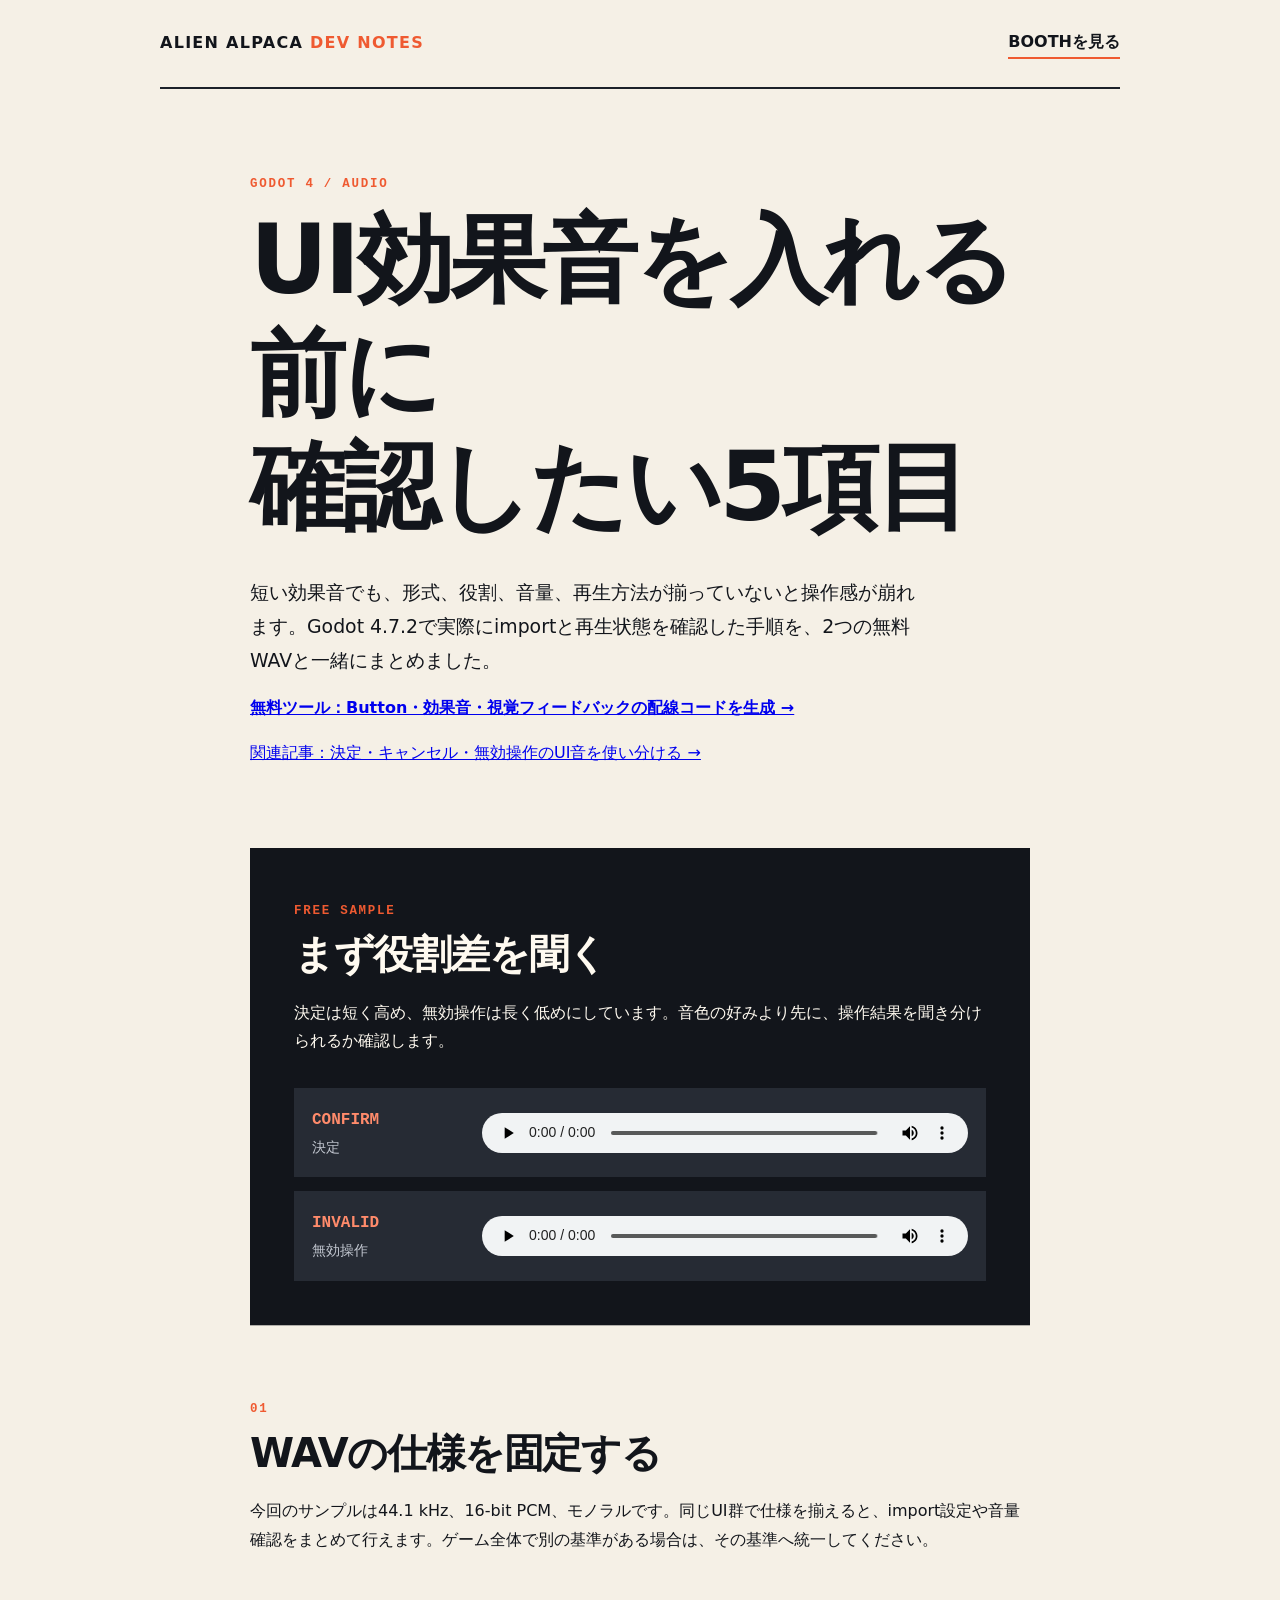
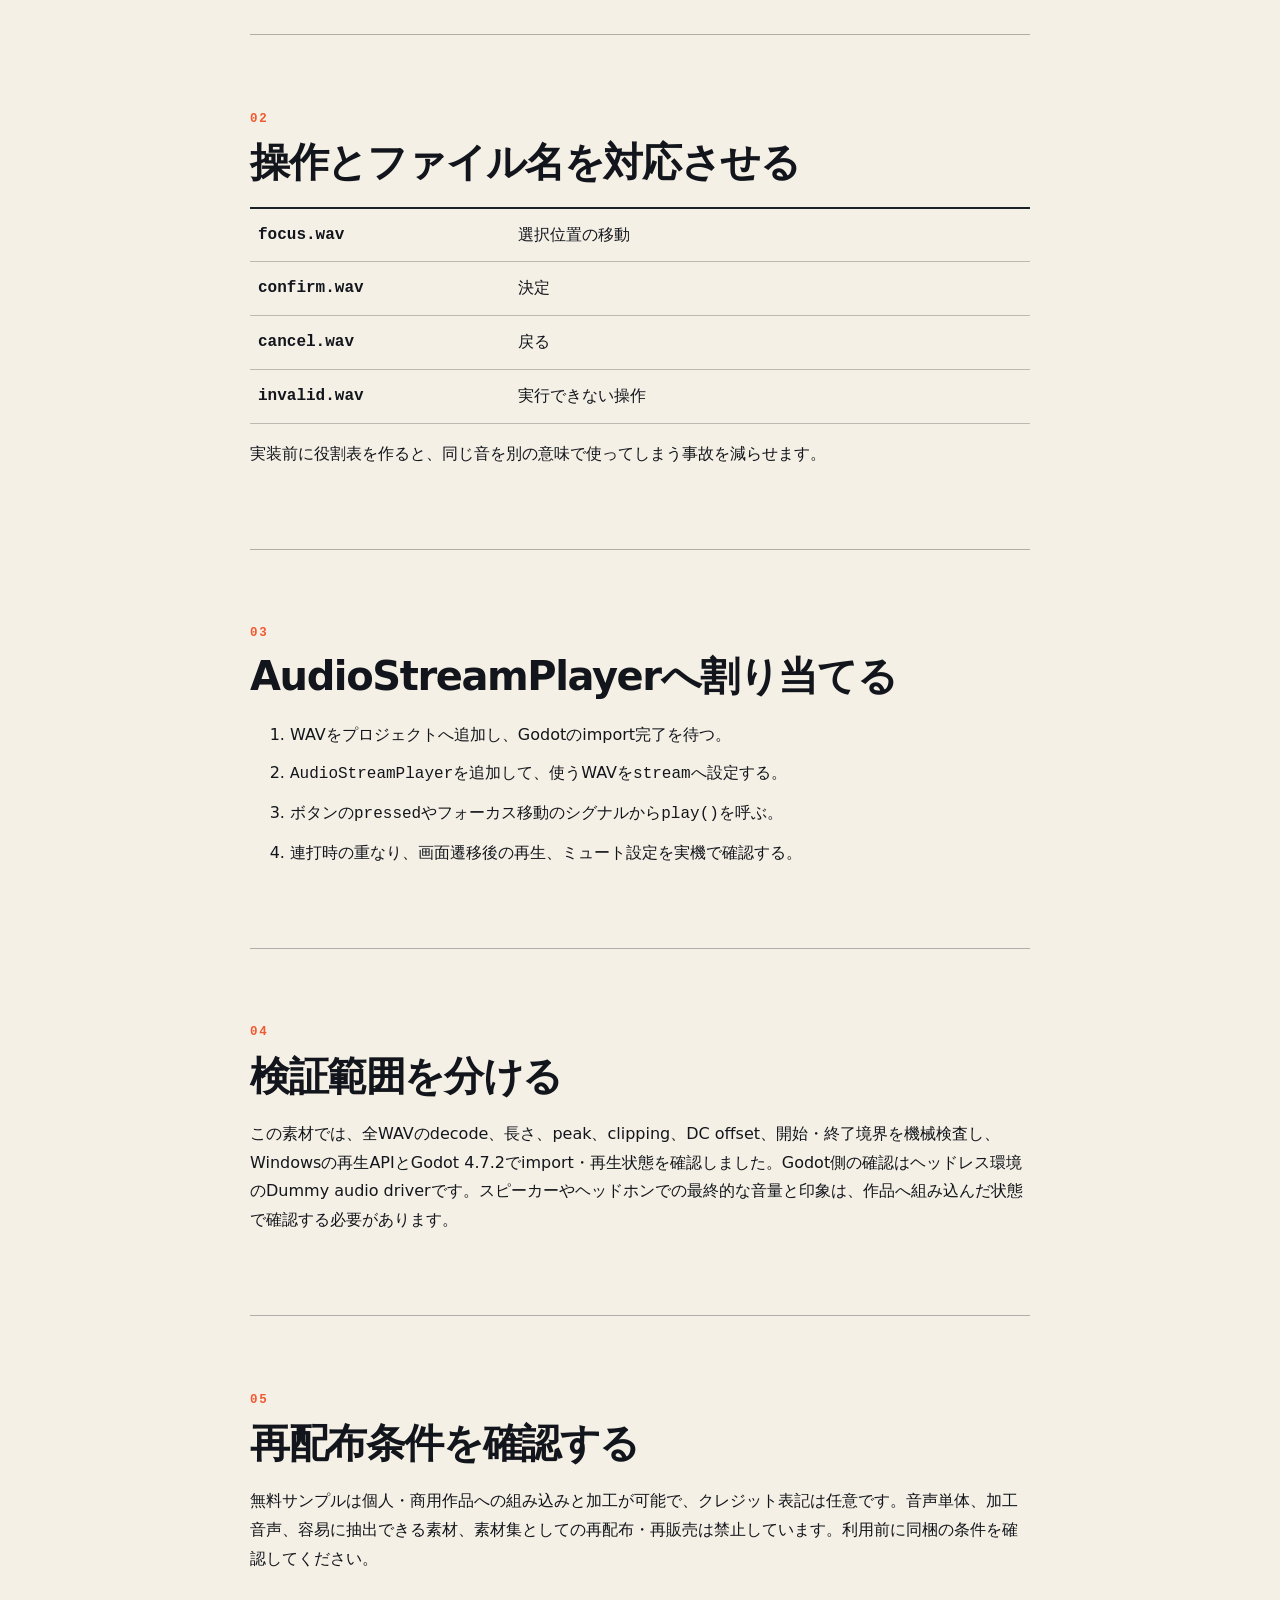
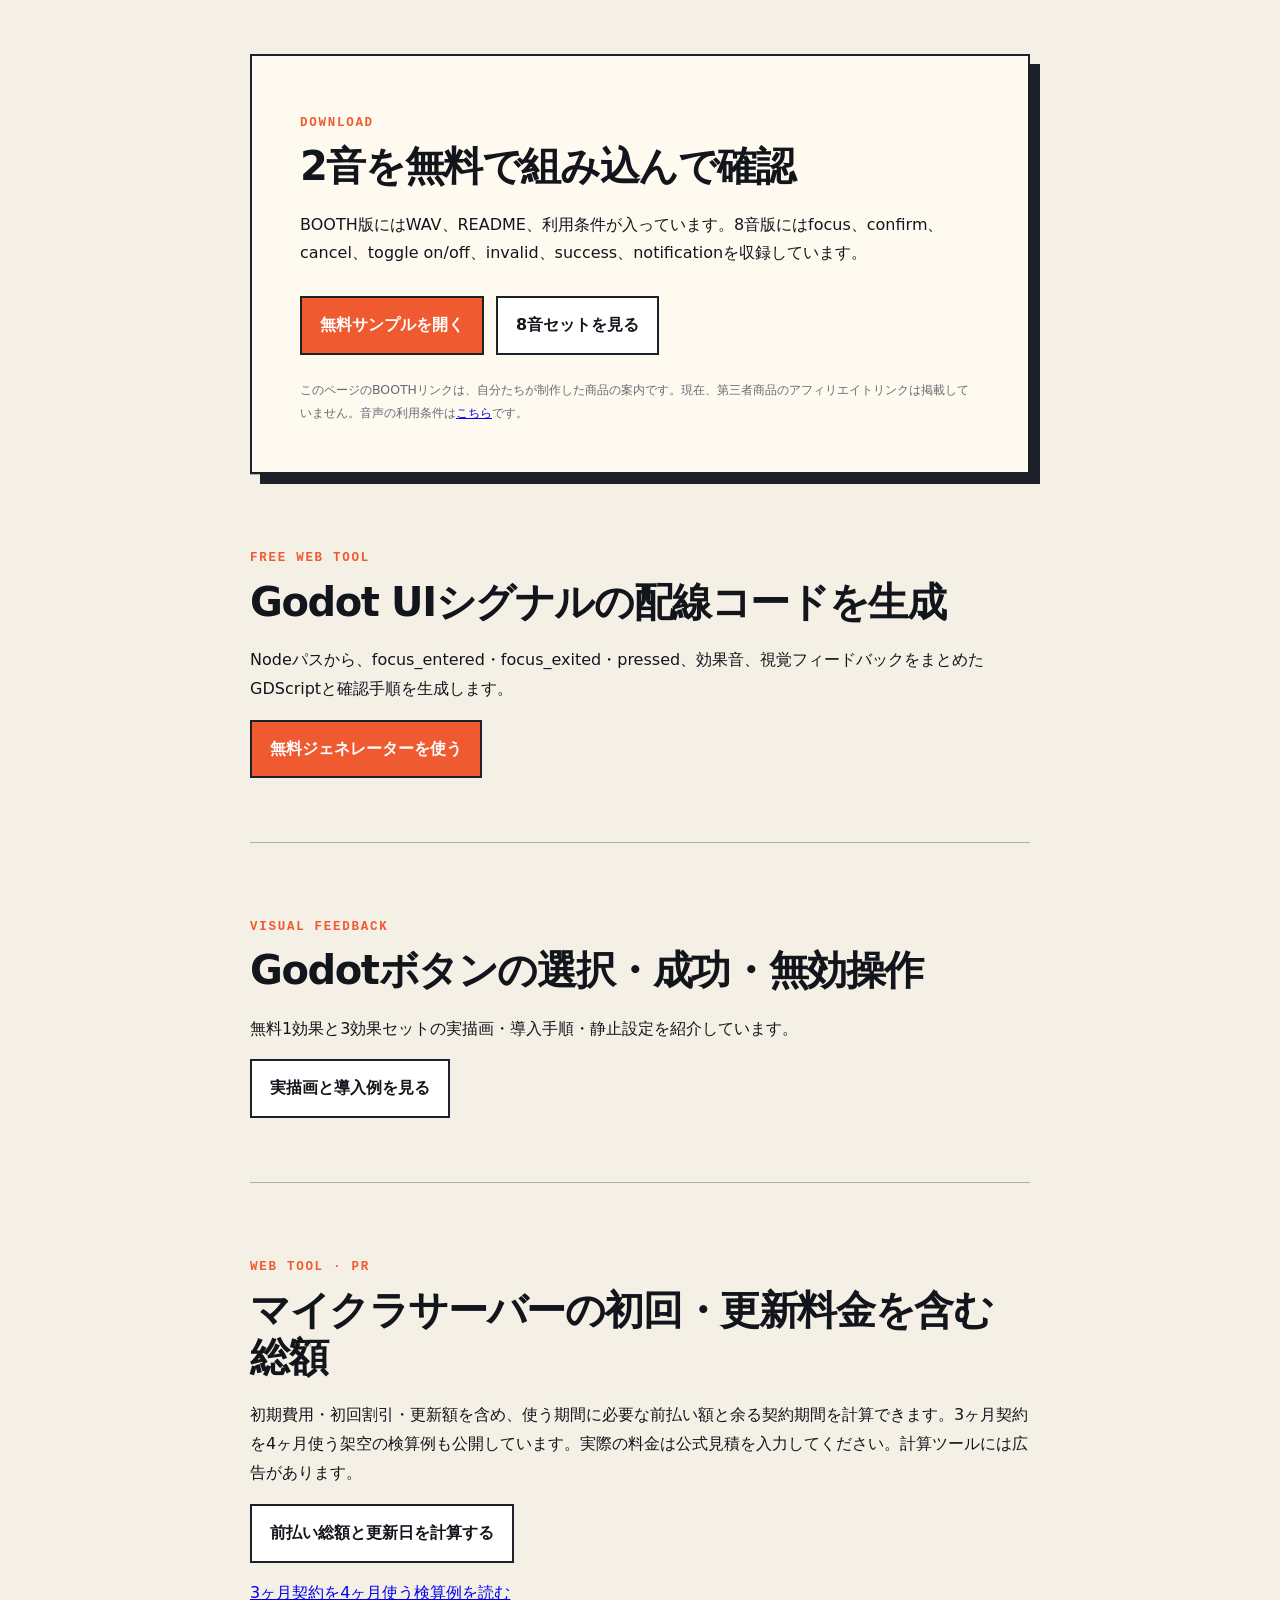
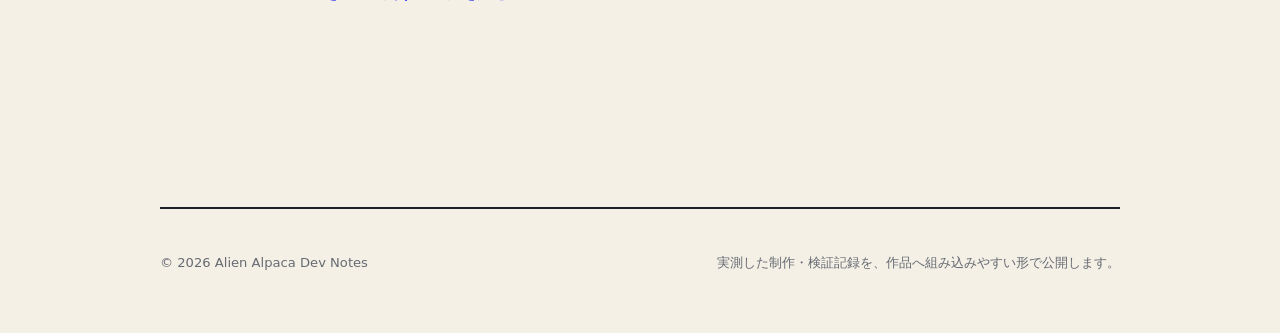
<file: index.html>
<!doctype html>
<html lang="ja">
<head>
  <meta charset="utf-8">
  <meta name="viewport" content="width=device-width,initial-scale=1">
  <title>Godot 4でUI効果音を組み込むチェックリスト | Alien Alpaca Dev Notes</title>
  <meta name="description" content="Godot 4へ短いUI効果音を入れるときのファイル仕様、役割分け、import・再生確認を、実際の無料WAVサンプル付きで整理します。">
  <link rel="canonical" href="https://alofpaca.github.io/alien-alpaca-dev-notes/">
  <meta name="google-site-verification" content="2eMr4-urH3YoAZya4pIcjw6F-g_LsXcHtZbHAj4uxJs">
  <meta property="og:type" content="article">
  <meta property="og:title" content="Godot 4でUI効果音を組み込むチェックリスト">
  <meta property="og:description" content="実際の無料WAVサンプル付きで、UI音の仕様、役割分け、import・再生確認を整理します。">
  <meta property="og:url" content="https://alofpaca.github.io/alien-alpaca-dev-notes/">
  <link rel="icon" href="favicon.svg" type="image/svg+xml">
  <link rel="stylesheet" href="styles.css">
</head>
<body>
  <header class="site-header">
    <a class="brand" href="./">ALIEN ALPACA <span>DEV NOTES</span></a>
    <a class="shop-link" href="https://alienalpaca.booth.pm/" rel="external">BOOTHを見る</a>
  </header>

  <main>
    <article>
      <p class="eyebrow">GODOT 4 / AUDIO</p>
      <h1>UI効果音を入れる前に<br>確認したい5項目</h1>
      <p class="lead">短い効果音でも、形式、役割、音量、再生方法が揃っていないと操作感が崩れます。Godot 4.7.2で実際にimportと再生状態を確認した手順を、2つの無料WAVと一緒にまとめました。</p>

      <p><a href="godot-ui-wiring-generator.html"><strong>無料ツール：Button・効果音・視覚フィードバックの配線コードを生成 →</strong></a></p>
      <p><a href="ui-sound-roles.html">関連記事：決定・キャンセル・無効操作のUI音を使い分ける →</a></p>
      <section class="sample-panel" aria-labelledby="sample-title">
        <div>
          <p class="section-number">FREE SAMPLE</p>
          <h2 id="sample-title">まず役割差を聞く</h2>
          <p>決定は短く高め、無効操作は長く低めにしています。音色の好みより先に、操作結果を聞き分けられるか確認します。</p>
        </div>
        <div class="sounds">
          <div class="sound">
            <div><strong>CONFIRM</strong><span>決定</span></div>
            <audio controls preload="metadata" src="assets/confirm.wav">音声を再生できません。</audio>
          </div>
          <div class="sound">
            <div><strong>INVALID</strong><span>無効操作</span></div>
            <audio controls preload="metadata" src="assets/invalid.wav">音声を再生できません。</audio>
          </div>
        </div>
      </section>

      <section>
        <p class="section-number">01</p>
        <h2>WAVの仕様を固定する</h2>
        <p>今回のサンプルは44.1 kHz、16-bit PCM、モノラルです。同じUI群で仕様を揃えると、import設定や音量確認をまとめて行えます。ゲーム全体で別の基準がある場合は、その基準へ統一してください。</p>
      </section>

      <section>
        <p class="section-number">02</p>
        <h2>操作とファイル名を対応させる</h2>
        <div class="mapping">
          <code>focus.wav</code><span>選択位置の移動</span>
          <code>confirm.wav</code><span>決定</span>
          <code>cancel.wav</code><span>戻る</span>
          <code>invalid.wav</code><span>実行できない操作</span>
        </div>
        <p>実装前に役割表を作ると、同じ音を別の意味で使ってしまう事故を減らせます。</p>
      </section>

      <section>
        <p class="section-number">03</p>
        <h2>AudioStreamPlayerへ割り当てる</h2>
        <ol>
          <li>WAVをプロジェクトへ追加し、Godotのimport完了を待つ。</li>
          <li><code>AudioStreamPlayer</code>を追加して、使うWAVを<code>stream</code>へ設定する。</li>
          <li>ボタンの<code>pressed</code>やフォーカス移動のシグナルから<code>play()</code>を呼ぶ。</li>
          <li>連打時の重なり、画面遷移後の再生、ミュート設定を実機で確認する。</li>
        </ol>
      </section>

      <section>
        <p class="section-number">04</p>
        <h2>検証範囲を分ける</h2>
        <p>この素材では、全WAVのdecode、長さ、peak、clipping、DC offset、開始・終了境界を機械検査し、Windowsの再生APIとGodot 4.7.2でimport・再生状態を確認しました。Godot側の確認はヘッドレス環境のDummy audio driverです。スピーカーやヘッドホンでの最終的な音量と印象は、作品へ組み込んだ状態で確認する必要があります。</p>
      </section>

      <section>
        <p class="section-number">05</p>
        <h2>再配布条件を確認する</h2>
        <p>無料サンプルは個人・商用作品への組み込みと加工が可能で、クレジット表記は任意です。音声単体、加工音声、容易に抽出できる素材、素材集としての再配布・再販売は禁止しています。利用前に同梱の条件を確認してください。</p>
      </section>

      <section class="cta">
        <p class="section-number">DOWNLOAD</p>
        <h2>2音を無料で組み込んで確認</h2>
        <p>BOOTH版にはWAV、README、利用条件が入っています。8音版にはfocus、confirm、cancel、toggle on/off、invalid、success、notificationを収録しています。</p>
        <div class="actions">
          <a class="button primary" href="https://alienalpaca.booth.pm/items/8832656" rel="external">無料サンプルを開く</a>
          <a class="button secondary" href="https://alienalpaca.booth.pm/items/8832372" rel="external">8音セットを見る</a>
        </div>
        <p class="disclosure">このページのBOOTHリンクは、自分たちが制作した商品の案内です。現在、第三者商品のアフィリエイトリンクは掲載していません。音声の利用条件は<a href="SAMPLE-TERMS.txt">こちら</a>です。</p>
      </section>
    <section><p class="section-number">FREE WEB TOOL</p><h2>Godot UIシグナルの配線コードを生成</h2><p>Nodeパスから、focus_entered・focus_exited・pressed、効果音、視覚フィードバックをまとめたGDScriptと確認手順を生成します。</p><a class="button primary" href="godot-ui-wiring-generator.html">無料ジェネレーターを使う</a></section>
    <section><p class="section-number">VISUAL FEEDBACK</p><h2>Godotボタンの選択・成功・無効操作</h2><p>無料1効果と3効果セットの実描画・導入手順・静止設定を紹介しています。</p><a class="button secondary" href="godot-button-feedback.html">実描画と導入例を見る</a></section>
    <section>
      <p class="section-number">WEB TOOL · PR</p>
      <h2>マイクラサーバーの初回・更新料金を含む総額</h2>
      <p>初期費用・初回割引・更新額を含め、使う期間に必要な前払い額と余る契約期間を計算できます。3ヶ月契約を4ヶ月使う架空の検算例も公開しています。実際の料金は公式見積を入力してください。計算ツールには広告があります。</p>
      <a class="button secondary" href="server-contract-cost.html">前払い総額と更新日を計算する</a>
      <p><a href="server-contract-cost-notes.html">3ヶ月契約を4ヶ月使う検算例を読む</a></p>
    </section></article>
  </main>

  <footer>
    <p>© 2026 Alien Alpaca Dev Notes</p>
    <p>実測した制作・検証記録を、作品へ組み込みやすい形で公開します。</p>
  </footer>
</body>
</html>
</file>
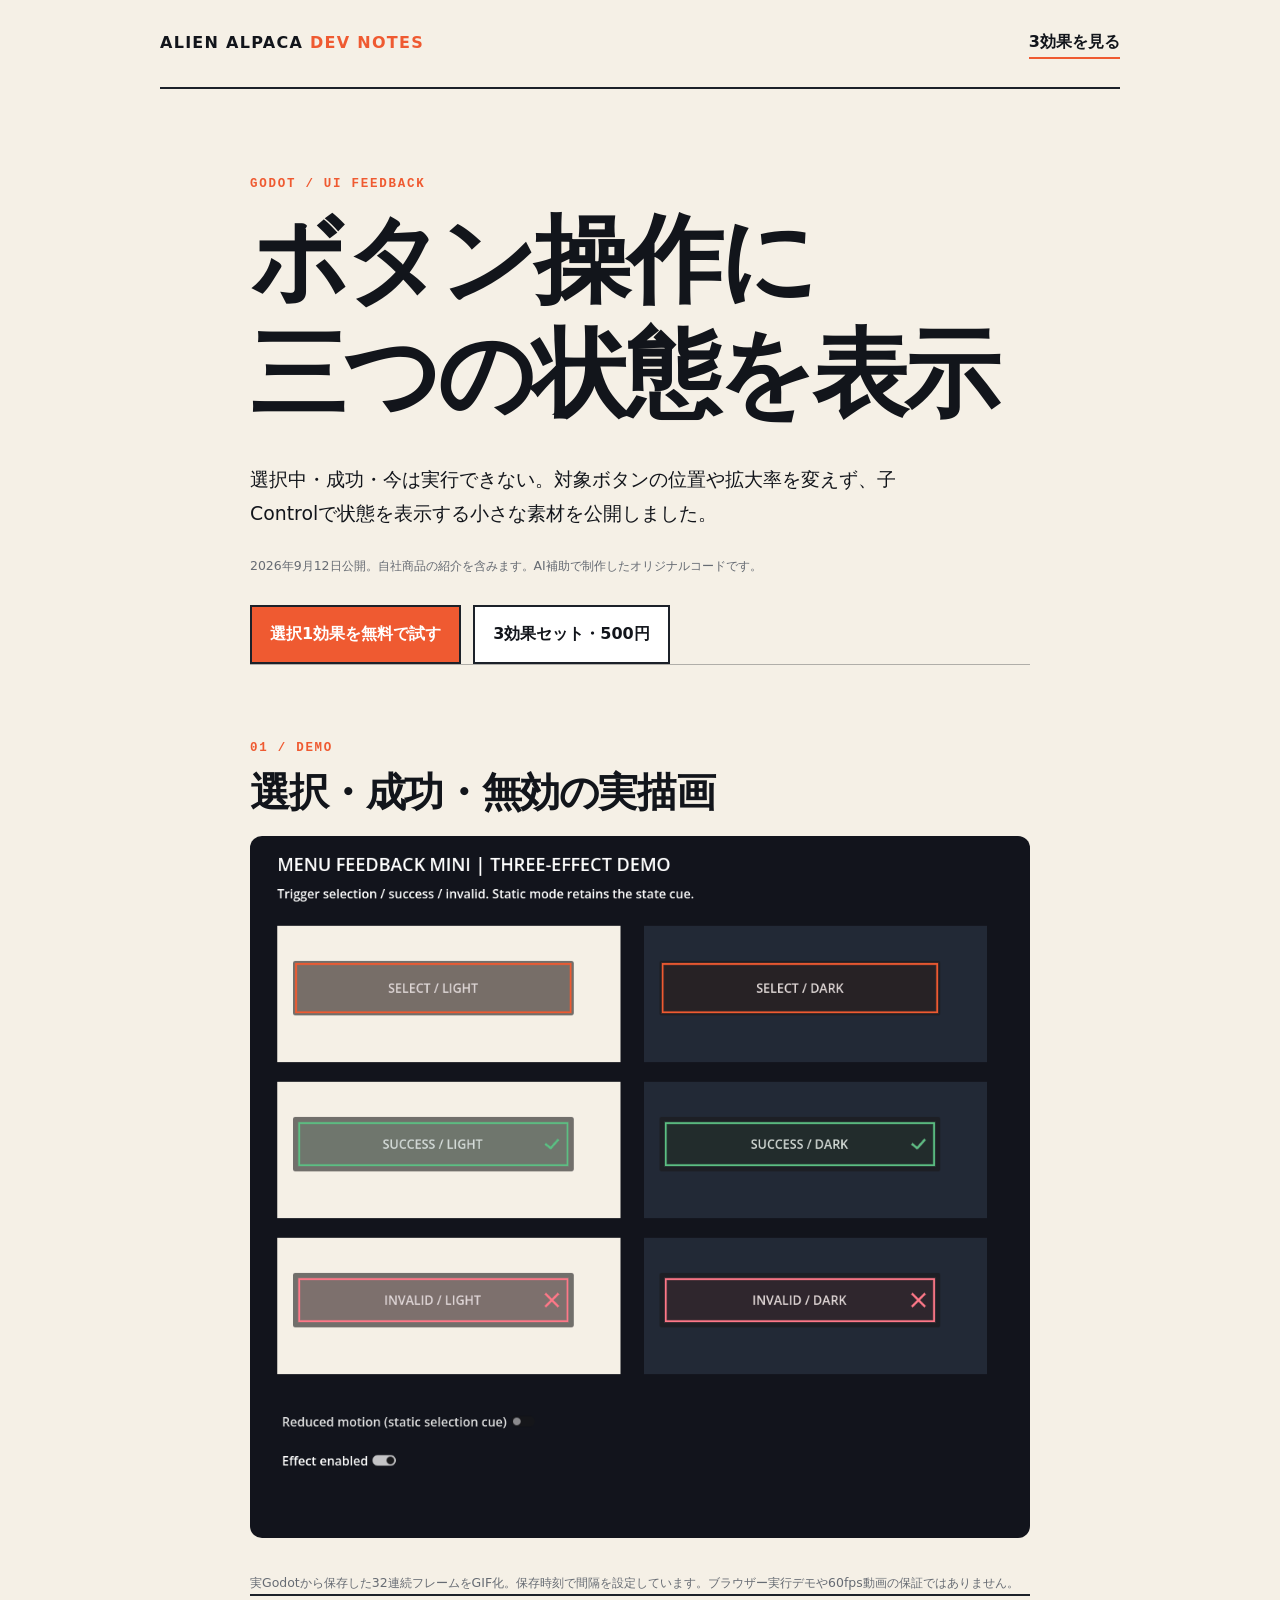
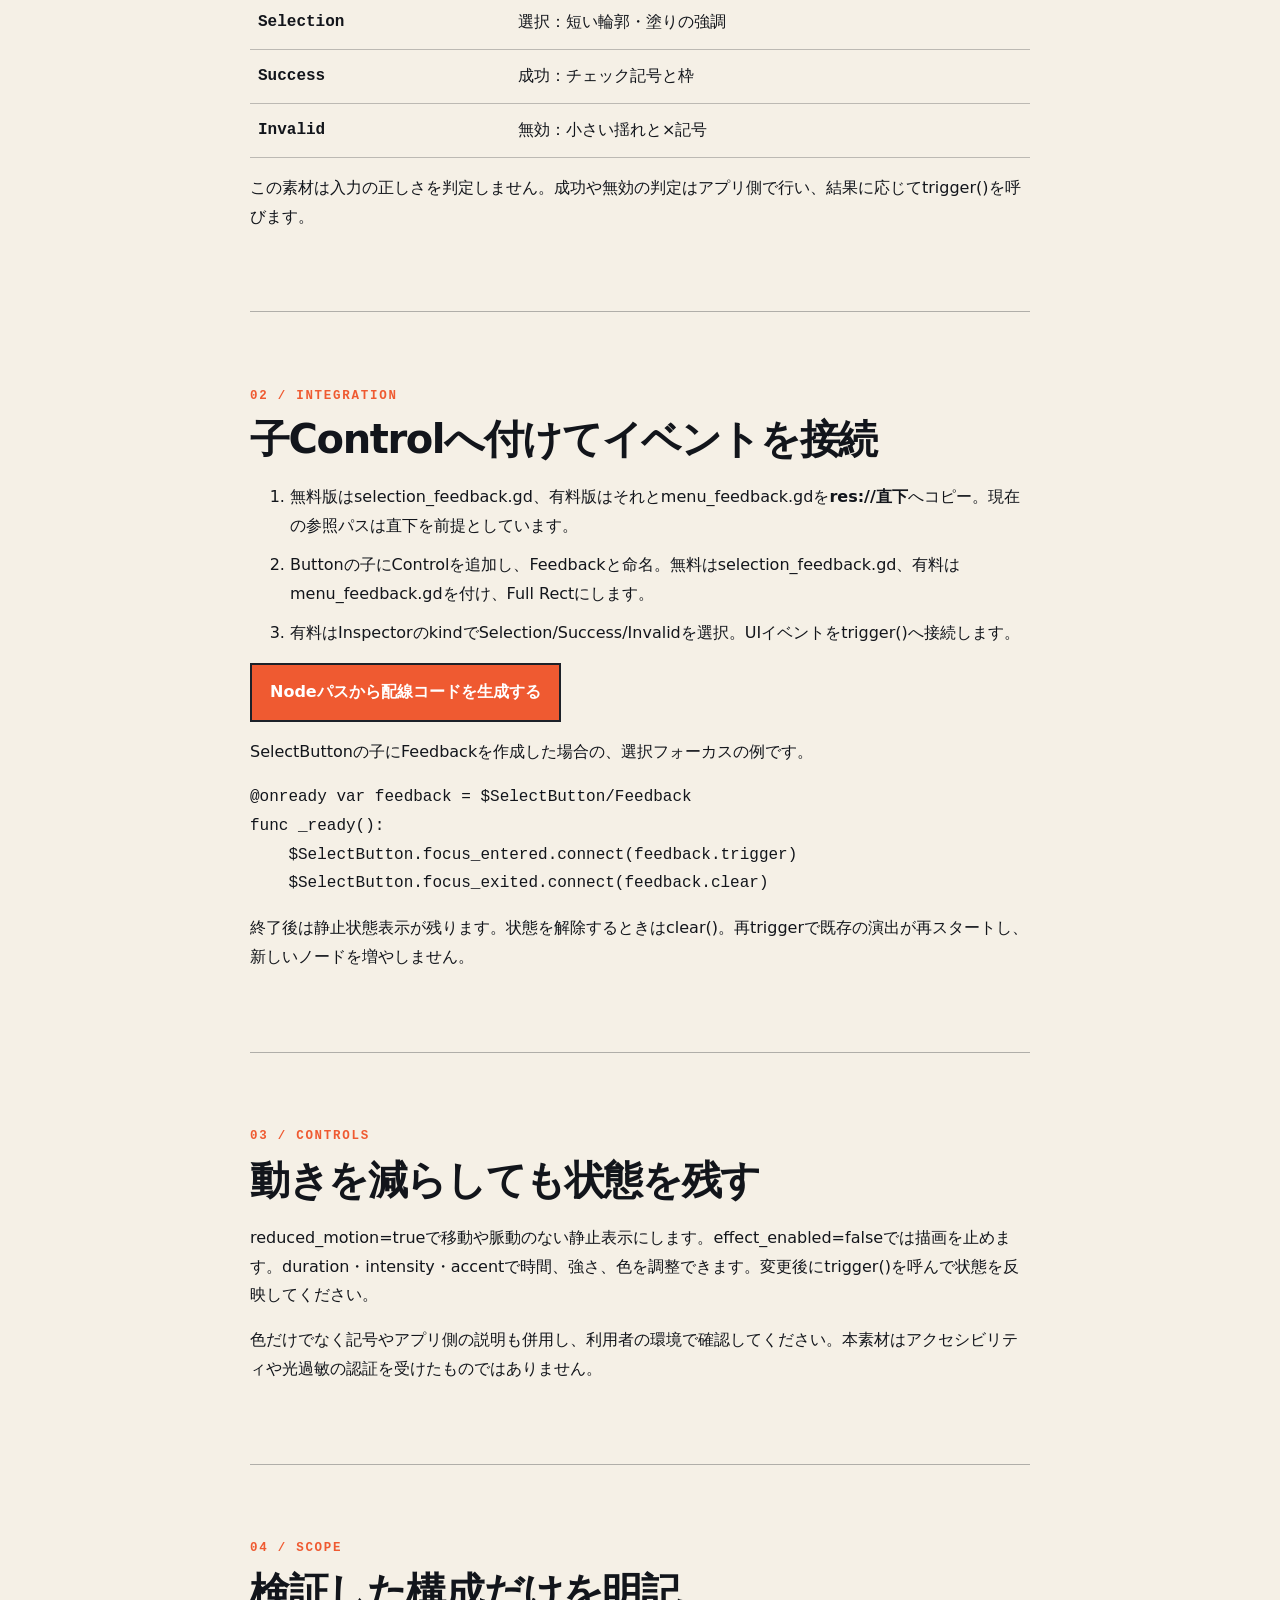
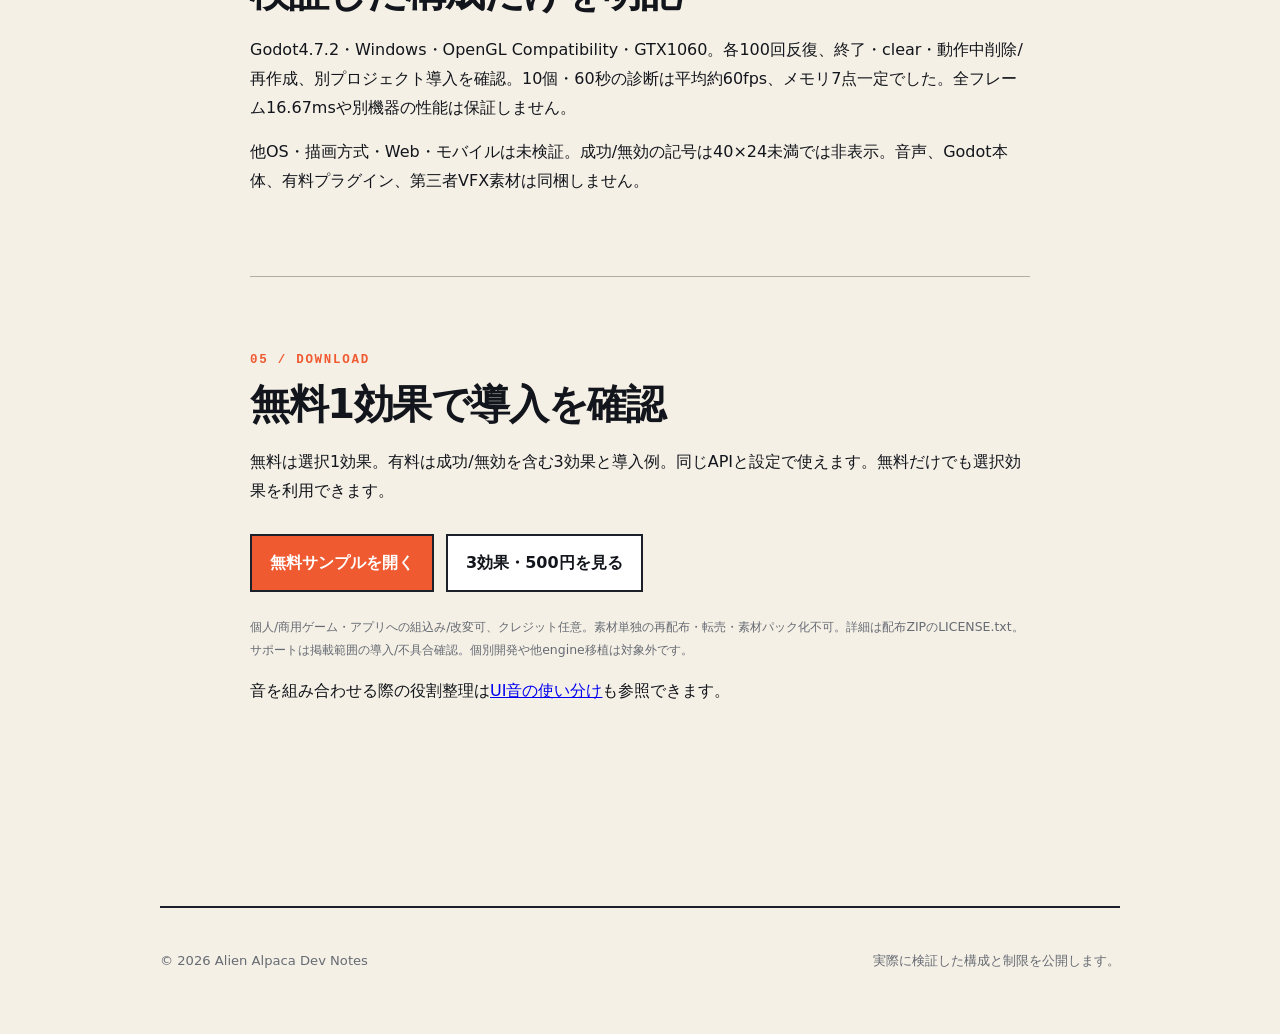
<file: godot-button-feedback.html>
<!doctype html><html lang="ja"><head><meta charset="utf-8"><meta name="viewport" content="width=device-width,initial-scale=1"><title>Godotのボタンに選択・成功・無効操作の演出を付ける | Alien Alpaca Dev Notes</title><meta name="description" content="Godotボタンの子Controlで、対象の位置や拡大率を変えずに状態を表示。無料の選択1効果と有料3効果の実描画・導入例・検証範囲を紹介。"><link rel="canonical" href="https://alofpaca.github.io/alien-alpaca-dev-notes/godot-button-feedback.html"><meta property="og:type" content="article"><meta property="og:title" content="Godotボタンの選択・成功・無効操作を表示する"><meta property="og:description" content="無料1効果で導入を確認。実描画と動きを減らす設定を紹介。"><meta property="og:image" content="https://alofpaca.github.io/alien-alpaca-dev-notes/media/godot-button-feedback.gif"><link rel="icon" href="favicon.svg" type="image/svg+xml"><link rel="stylesheet" href="styles.css"></head><body><header class="site-header"><a class="brand" href="./">ALIEN ALPACA <span>DEV NOTES</span></a><a class="shop-link" href="https://alienalpaca.booth.pm/items/8836065">3効果を見る</a></header><main><article><p class="eyebrow">GODOT / UI FEEDBACK</p><h1>ボタン操作に<br>三つの状態を表示</h1><p class="lead">選択中・成功・今は実行できない。対象ボタンの位置や拡大率を変えず、子Controlで状態を表示する小さな素材を公開しました。</p><p class="disclosure">2026年9月12日公開。自社商品の紹介を含みます。AI補助で制作したオリジナルコードです。</p><div class="actions"><a class="button primary" href="https://alofpaca.itch.io/free-godot-button-feedback">選択1効果を無料で試す</a><a class="button secondary" href="https://alienalpaca.booth.pm/items/8836065">3効果セット・500円</a></div><section><p class="section-number">01 / DEMO</p><h2>選択・成功・無効の実描画</h2><img src="media/godot-button-feedback.gif" alt="明暗2背景で選択の輪郭、成功のチェック、無効操作の小さな揺れと×を表示するGodot実描画" style="width:100%;height:auto;border-radius:12px"><p class="disclosure">実Godotから保存した32連続フレームをGIF化。保存時刻で間隔を設定しています。ブラウザー実行デモや60fps動画の保証ではありません。</p><div class="mapping"><code>Selection</code><span>選択：短い輪郭・塗りの強調</span><code>Success</code><span>成功：チェック記号と枠</span><code>Invalid</code><span>無効：小さい揺れと×記号</span></div><p>この素材は入力の正しさを判定しません。成功や無効の判定はアプリ側で行い、結果に応じてtrigger()を呼びます。</p></section><section><p class="section-number">02 / INTEGRATION</p><h2>子Controlへ付けてイベントを接続</h2><ol><li>無料版はselection_feedback.gd、有料版はそれとmenu_feedback.gdを<b>res://直下</b>へコピー。現在の参照パスは直下を前提としています。</li><li>Buttonの子にControlを追加し、Feedbackと命名。無料はselection_feedback.gd、有料はmenu_feedback.gdを付け、Full Rectにします。</li><li>有料はInspectorのkindでSelection/Success/Invalidを選択。UIイベントをtrigger()へ接続します。</li></ol><p><a class="button primary" href="godot-ui-wiring-generator.html">Nodeパスから配線コードを生成する</a></p><p>SelectButtonの子にFeedbackを作成した場合の、選択フォーカスの例です。</p><pre style="overflow:auto"><code>@onready var feedback = $SelectButton/Feedback
func _ready():
    $SelectButton.focus_entered.connect(feedback.trigger)
    $SelectButton.focus_exited.connect(feedback.clear)</code></pre><p>終了後は静止状態表示が残ります。状態を解除するときはclear()。再triggerで既存の演出が再スタートし、新しいノードを増やしません。</p></section><section><p class="section-number">03 / CONTROLS</p><h2>動きを減らしても状態を残す</h2><p>reduced_motion=trueで移動や脈動のない静止表示にします。effect_enabled=falseでは描画を止めます。duration・intensity・accentで時間、強さ、色を調整できます。変更後にtrigger()を呼んで状態を反映してください。</p><p>色だけでなく記号やアプリ側の説明も併用し、利用者の環境で確認してください。本素材はアクセシビリティや光過敏の認証を受けたものではありません。</p></section><section><p class="section-number">04 / SCOPE</p><h2>検証した構成だけを明記</h2><p>Godot4.7.2・Windows・OpenGL Compatibility・GTX1060。各100回反復、終了・clear・動作中削除/再作成、別プロジェクト導入を確認。10個・60秒の診断は平均約60fps、メモリ7点一定でした。全フレーム16.67msや別機器の性能は保証しません。</p><p>他OS・描画方式・Web・モバイルは未検証。成功/無効の記号は40×24未満では非表示。音声、Godot本体、有料プラグイン、第三者VFX素材は同梱しません。</p></section><section><p class="section-number">05 / DOWNLOAD</p><h2>無料1効果で導入を確認</h2><p>無料は選択1効果。有料は成功/無効を含む3効果と導入例。同じAPIと設定で使えます。無料だけでも選択効果を利用できます。</p><div class="actions"><a class="button primary" href="https://alofpaca.itch.io/free-godot-button-feedback">無料サンプルを開く</a><a class="button secondary" href="https://alienalpaca.booth.pm/items/8836065">3効果・500円を見る</a></div><p class="disclosure">個人/商用ゲーム・アプリへの組込み/改変可、クレジット任意。素材単独の再配布・転売・素材パック化不可。詳細は配布ZIPのLICENSE.txt。サポートは掲載範囲の導入/不具合確認。個別開発や他engine移植は対象外です。</p><p>音を組み合わせる際の役割整理は<a href="ui-sound-roles.html">UI音の使い分け</a>も参照できます。</p></section></article></main><footer><p>© 2026 Alien Alpaca Dev Notes</p><p>実際に検証した構成と制限を公開します。</p></footer></body></html>
</file>
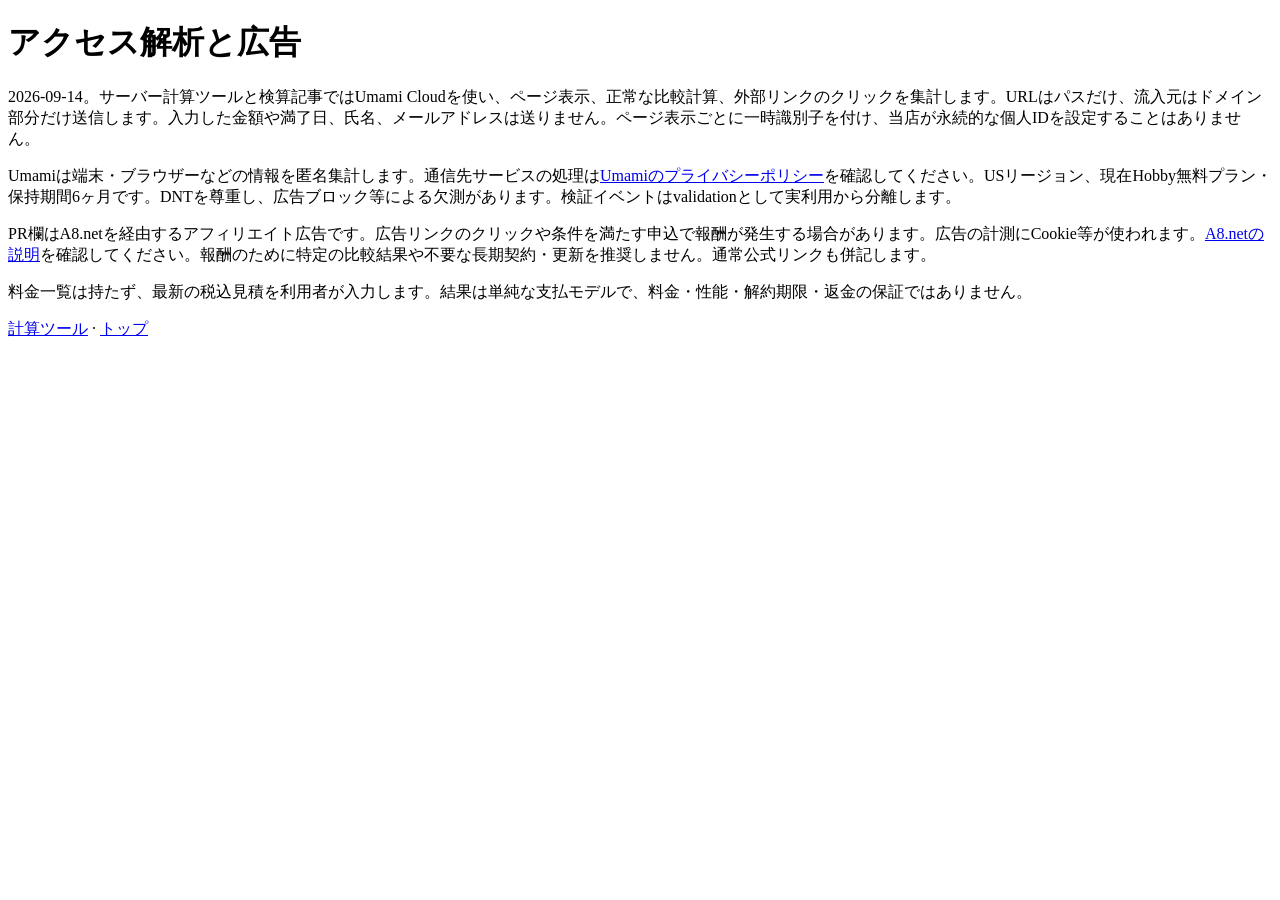
<file: privacy.html>
<!doctype html><html lang="ja"><head><meta charset="utf-8"><meta name="viewport" content="width=device-width,initial-scale=1"><title>アクセス解析と広告 | Alien Alpaca Dev Notes</title></head><body><main><h1>アクセス解析と広告</h1><p>2026-09-14。サーバー計算ツールと検算記事ではUmami Cloudを使い、ページ表示、正常な比較計算、外部リンクのクリックを集計します。URLはパスだけ、流入元はドメイン部分だけ送信します。入力した金額や満了日、氏名、メールアドレスは送りません。ページ表示ごとに一時識別子を付け、当店が永続的な個人IDを設定することはありません。</p><p>Umamiは端末・ブラウザーなどの情報を匿名集計します。通信先サービスの処理は<a href="https://umami.is/privacy">Umamiのプライバシーポリシー</a>を確認してください。USリージョン、現在Hobby無料プラン・保持期間6ヶ月です。DNTを尊重し、広告ブロック等による欠測があります。検証イベントはvalidationとして実利用から分離します。</p><p>PR欄はA8.netを経由するアフィリエイト広告です。広告リンクのクリックや条件を満たす申込で報酬が発生する場合があります。広告の計測にCookie等が使われます。<a href="https://www.a8.net/privacy.html">A8.netの説明</a>を確認してください。報酬のために特定の比較結果や不要な長期契約・更新を推奨しません。通常公式リンクも併記します。</p><p>料金一覧は持たず、最新の税込見積を利用者が入力します。結果は単純な支払モデルで、料金・性能・解約期限・返金の保証ではありません。</p><p><a href="server-contract-cost.html">計算ツール</a> · <a href="index.html">トップ</a></p></main></body></html>
</file>
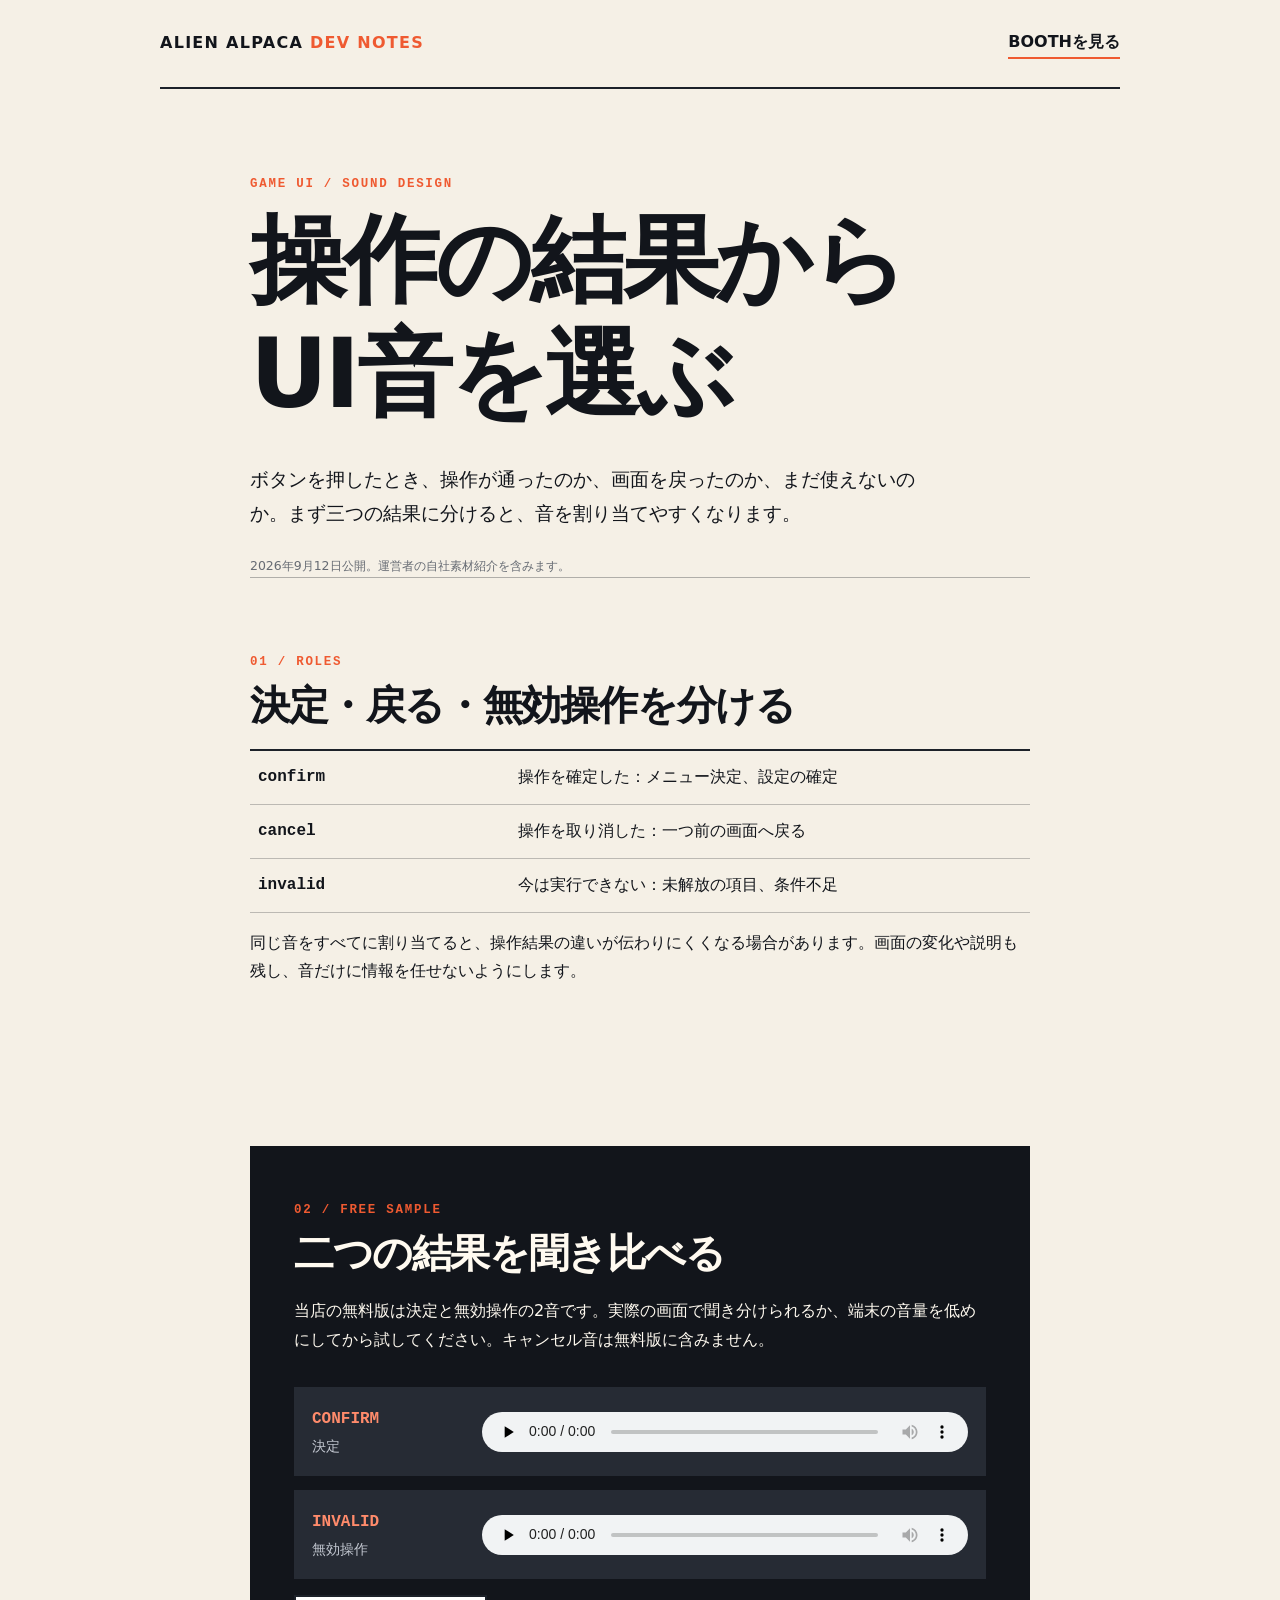
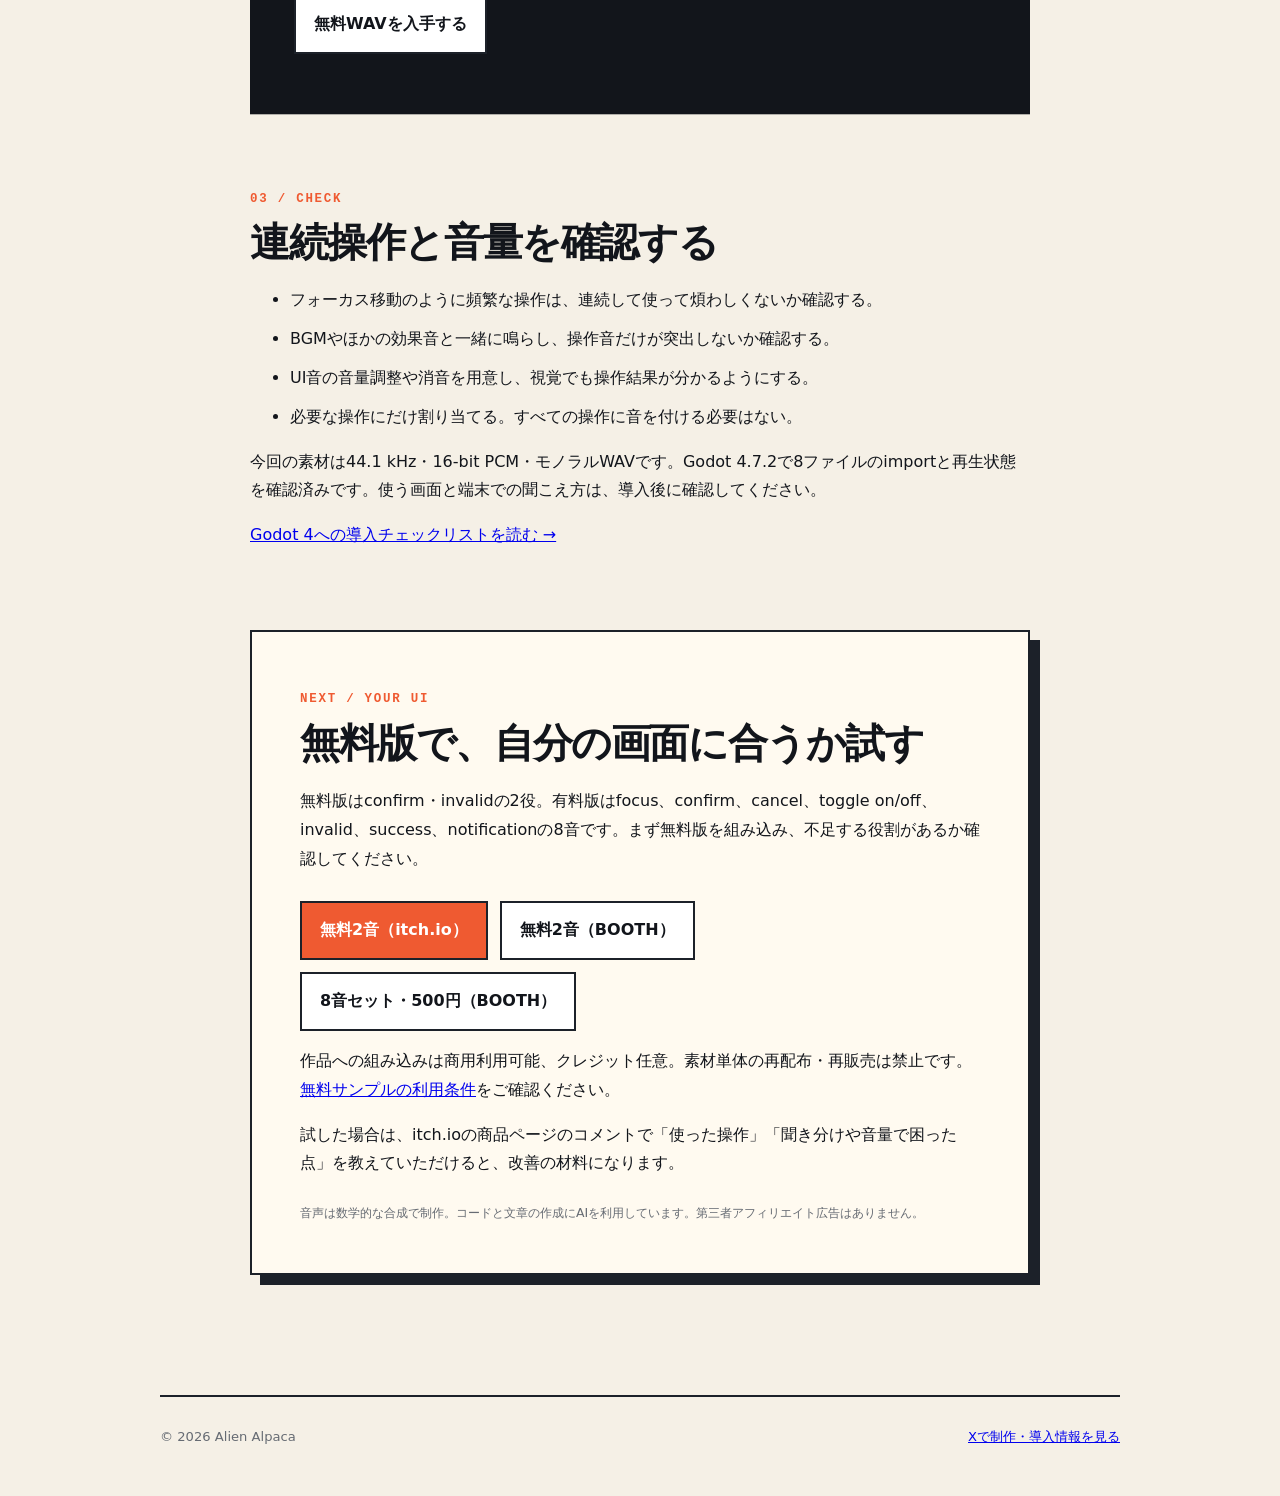
<file: ui-sound-roles.html>
<!doctype html>
<html lang="ja">
<head>
  <meta charset="utf-8">
  <meta name="viewport" content="width=device-width,initial-scale=1">
  <title>決定・キャンセル・無効操作のUI音を使い分ける | Alien Alpaca Dev Notes</title>
  <meta name="description" content="ゲームUIの決定・戻る・無効操作を音でどう区別するか。無料WAVの試聴と、導入時に確認したい項目をまとめました。">
  <link rel="canonical" href="https://alofpaca.github.io/alien-alpaca-dev-notes/ui-sound-roles.html">
  <meta property="og:type" content="article">
  <meta property="og:title" content="決定・キャンセル・無効操作のUI音を使い分ける">
  <meta property="og:description" content="操作結果から音の役割を整理。無料2音を試聴できます。">
  <meta property="og:url" content="https://alofpaca.github.io/alien-alpaca-dev-notes/ui-sound-roles.html">
  <link rel="icon" href="favicon.svg" type="image/svg+xml">
  <link rel="stylesheet" href="styles.css">
</head>
<body>
  <header class="site-header"><a class="brand" href="./">ALIEN ALPACA <span>DEV NOTES</span></a><a class="shop-link" href="https://alienalpaca.booth.pm/">BOOTHを見る</a></header>
  <main><article>
    <p class="eyebrow">GAME UI / SOUND DESIGN</p>
    <h1>操作の結果から<br>UI音を選ぶ</h1>
    <p class="lead">ボタンを押したとき、操作が通ったのか、画面を戻ったのか、まだ使えないのか。まず三つの結果に分けると、音を割り当てやすくなります。</p>
    <p class="disclosure">2026年9月12日公開。運営者の自社素材紹介を含みます。</p>
    <section><p class="section-number">01 / ROLES</p><h2>決定・戻る・無効操作を分ける</h2>
      <div class="mapping"><code>confirm</code><span>操作を確定した：メニュー決定、設定の確定</span><code>cancel</code><span>操作を取り消した：一つ前の画面へ戻る</span><code>invalid</code><span>今は実行できない：未解放の項目、条件不足</span></div>
      <p>同じ音をすべてに割り当てると、操作結果の違いが伝わりにくくなる場合があります。画面の変化や説明も残し、音だけに情報を任せないようにします。</p>
    </section>
    <section class="sample-panel" aria-labelledby="sample-title"><p class="section-number">02 / FREE SAMPLE</p><h2 id="sample-title">二つの結果を聞き比べる</h2><p>当店の無料版は決定と無効操作の2音です。実際の画面で聞き分けられるか、端末の音量を低めにしてから試してください。キャンセル音は無料版に含みません。</p>
      <div class="sounds"><div class="sound"><div><strong>CONFIRM</strong><span>決定</span></div><audio controls preload="none" src="assets/confirm.wav">音声を再生できません。</audio></div><div class="sound"><div><strong>INVALID</strong><span>無効操作</span></div><audio controls preload="none" src="assets/invalid.wav">音声を再生できません。</audio></div></div>
      <p><a class="button secondary" href="https://alofpaca.itch.io/free-game-ui-sounds">無料WAVを入手する</a></p>
    </section>
    <section><p class="section-number">03 / CHECK</p><h2>連続操作と音量を確認する</h2><ul><li>フォーカス移動のように頻繁な操作は、連続して使って煩わしくないか確認する。</li><li>BGMやほかの効果音と一緒に鳴らし、操作音だけが突出しないか確認する。</li><li>UI音の音量調整や消音を用意し、視覚でも操作結果が分かるようにする。</li><li>必要な操作にだけ割り当てる。すべての操作に音を付ける必要はない。</li></ul>
      <p>今回の素材は44.1 kHz・16-bit PCM・モノラルWAVです。Godot 4.7.2で8ファイルのimportと再生状態を確認済みです。使う画面と端末での聞こえ方は、導入後に確認してください。</p><p><a href="./">Godot 4への導入チェックリストを読む →</a></p>
    </section>
    <section class="cta"><p class="section-number">NEXT / YOUR UI</p><h2>無料版で、自分の画面に合うか試す</h2><p>無料版はconfirm・invalidの2役。有料版はfocus、confirm、cancel、toggle on/off、invalid、success、notificationの8音です。まず無料版を組み込み、不足する役割があるか確認してください。</p>
      <div class="actions"><a class="button primary" href="https://alofpaca.itch.io/free-game-ui-sounds">無料2音（itch.io）</a><a class="button secondary" href="https://alienalpaca.booth.pm/items/8832656">無料2音（BOOTH）</a><a class="button secondary" href="https://alienalpaca.booth.pm/items/8832372">8音セット・500円（BOOTH）</a></div>
      <p>作品への組み込みは商用利用可能、クレジット任意。素材単体の再配布・再販売は禁止です。<a href="SAMPLE-TERMS.txt">無料サンプルの利用条件</a>をご確認ください。</p><p>試した場合は、itch.ioの商品ページのコメントで「使った操作」「聞き分けや音量で困った点」を教えていただけると、改善の材料になります。</p>
      <p class="disclosure">音声は数学的な合成で制作。コードと文章の作成にAIを利用しています。第三者アフィリエイト広告はありません。</p>
    </section>
  </article></main><footer><span>© 2026 Alien Alpaca</span><a href="https://x.com/AlpacaAlien">Xで制作・導入情報を見る</a></footer>
</body>
</html>
</file>
<file: styles.css>
:root {
  --ink: #12151b;
  --paper: #f5f0e6;
  --panel: #fffaf0;
  --signal: #ef5a31;
  --muted: #666b73;
  --line: #1c2129;
}

* { box-sizing: border-box; }

body {
  margin: 0;
  color: var(--ink);
  background: var(--paper);
  font-family: "Yu Gothic", "Hiragino Kaku Gothic ProN", system-ui, sans-serif;
  line-height: 1.8;
}

.site-header,
main,
footer {
  width: min(960px, calc(100% - 40px));
  margin-inline: auto;
}

.site-header {
  display: flex;
  justify-content: space-between;
  align-items: center;
  padding: 28px 0;
  border-bottom: 2px solid var(--line);
}

.brand,
.shop-link { color: inherit; text-decoration: none; font-weight: 800; }
.brand { letter-spacing: .08em; }
.brand span { color: var(--signal); }
.shop-link { border-bottom: 2px solid var(--signal); }

article { max-width: 780px; margin: 88px auto 120px; }

h1,
h2 { margin: 0 0 20px; line-height: 1.18; letter-spacing: -.035em; }
h1 { font-size: clamp(2.8rem, 9vw, 6rem); }
h2 { font-size: clamp(1.7rem, 4vw, 2.5rem); }

.eyebrow,
.section-number {
  color: var(--signal);
  font: 800 .78rem/1.2 ui-monospace, SFMono-Regular, Consolas, monospace;
  letter-spacing: .14em;
}

.lead { max-width: 680px; margin: 32px 0 0; font-size: 1.18rem; }

section { padding: 64px 0; border-top: 1px solid rgba(18, 21, 27, .3); }
.sample-panel { margin-top: 80px; padding: 44px; background: var(--ink); color: var(--panel); border: 0; }
.sounds { display: grid; gap: 14px; margin-top: 32px; }
.sound { display: grid; grid-template-columns: 150px 1fr; gap: 20px; align-items: center; padding: 18px; background: #262b34; }
.sound strong, .sound span { display: block; }
.sound strong { color: #ff8b6b; font-family: ui-monospace, SFMono-Regular, Consolas, monospace; }
.sound span { color: #c3c8d1; font-size: .85rem; }
audio { width: 100%; height: 40px; }

.mapping { display: grid; grid-template-columns: minmax(130px, .5fr) 1fr; border-top: 2px solid var(--line); }
.mapping code, .mapping span { padding: 12px 8px; border-bottom: 1px solid rgba(18, 21, 27, .25); }
.mapping code { font-weight: 700; }

li + li { margin-top: 10px; }
code { font-family: ui-monospace, SFMono-Regular, Consolas, monospace; }

.cta { padding: 48px; background: var(--panel); border: 2px solid var(--line); box-shadow: 10px 10px 0 var(--line); }
.actions { display: flex; flex-wrap: wrap; gap: 12px; margin-top: 28px; }
.button { display: inline-block; padding: 13px 18px; border: 2px solid var(--line); color: var(--ink); text-decoration: none; font-weight: 800; }
.button.primary { background: var(--signal); color: white; }
.button.secondary { background: white; }
.disclosure { margin: 24px 0 0; color: var(--muted); font-size: .78rem; }

footer { display: flex; justify-content: space-between; gap: 24px; padding: 28px 0 48px; border-top: 2px solid var(--line); color: var(--muted); font-size: .82rem; }

@media (max-width: 620px) {
  .site-header { align-items: flex-start; gap: 18px; }
  .brand span { display: block; }
  article { margin-top: 52px; }
  .sample-panel, .cta { padding: 28px 22px; }
  .sound { grid-template-columns: 1fr; }
  footer { display: block; }
}
</file>
